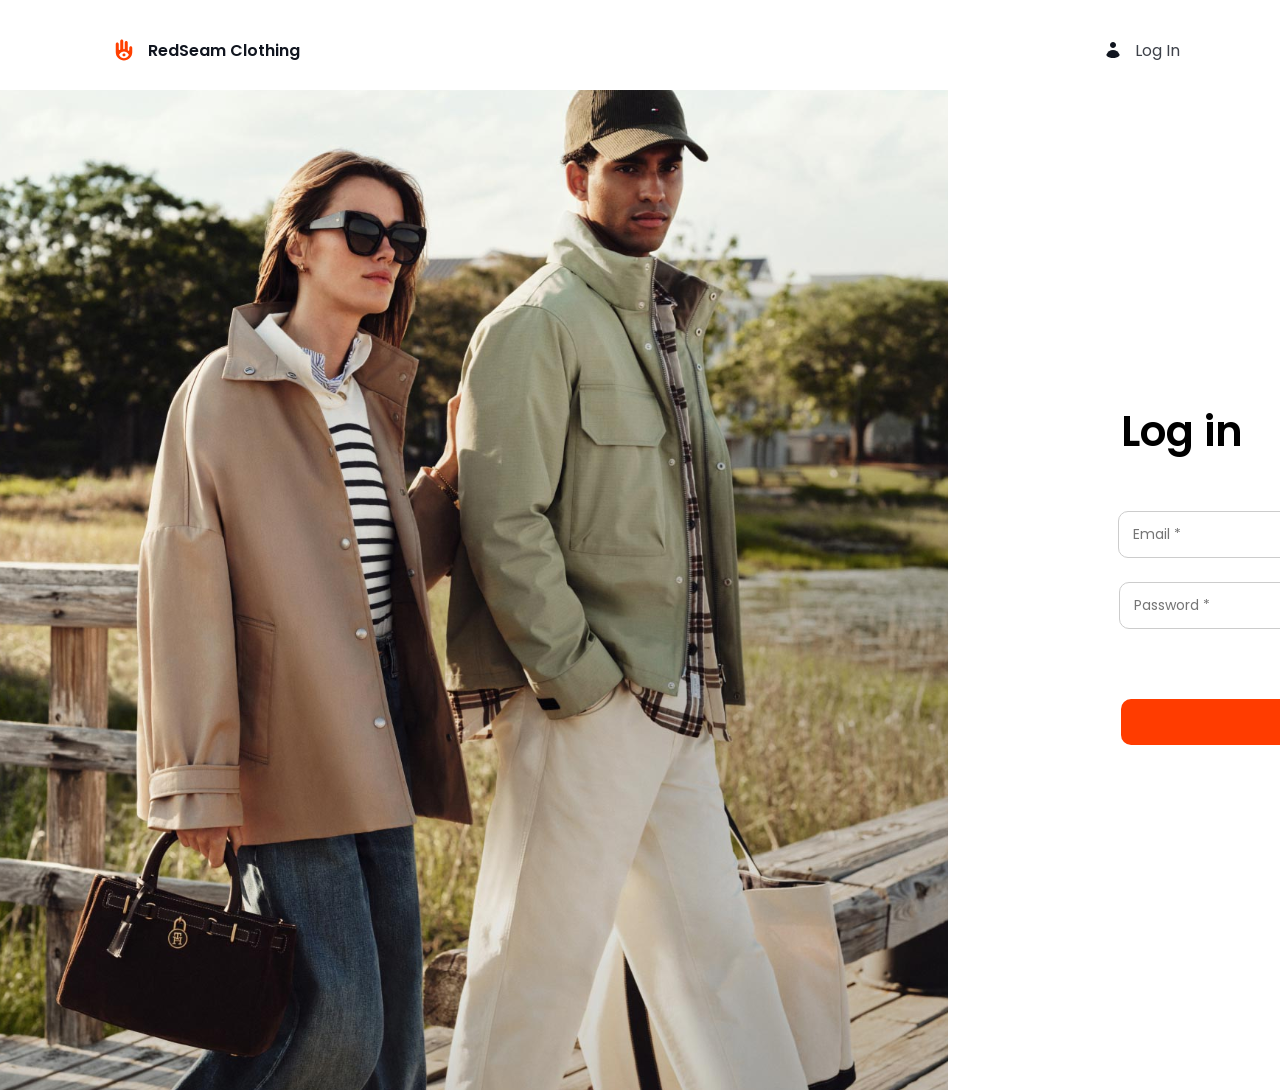
<file: index.html>
<!DOCTYPE html>
<html lang="en">
<head>
    <meta charset="UTF-8">
    <meta name="viewport" content="width=device-width, initial-scale=1.0">
    <title>Bootcamp project</title>
    <link rel="stylesheet" href="style.css">
    <link rel="preconnect" href="https://fonts.googleapis.com">
<link rel="preconnect" href="https://fonts.gstatic.com" crossorigin>
<link href="https://fonts.googleapis.com/css2?family=Poppins:ital,wght@0,100;0,200;0,300;0,400;0,500;0,600;0,700;0,800;0,900;1,100;1,200;1,300;1,400;1,500;1,600;1,700;1,800;1,900&display=swap" rel="stylesheet">
</head>
<body>
    <nav>
             <div id="logo">
        <img id="mainLogo" src="assets/Vector.svg" alt="Brand Logo">
        <span id="brand-name">RedSeam Clothing</span>
            </div>    
            <div id="logIn">
        <img id="mainLogo" src="assets/Union.svg" alt="Log In">
        <span>Log In</span>        
            </div>
    </nav>
    <main id="login-page">
        <img id="mainPhoto" src="assets/Rectangle 10.svg" alt="">
        <div id="login-container">
            <h2 id="login-title">Log in</h2>
            <form id="login-form" novalidate>
<div class="input-group">
  <input type="email"
    id="login-email"
    name="email"
    placeholder="Email *"
    required
    aria-describedby="email-error">
</div>
<p id="email-error" class="error" hidden>
  Please enter a valid email address.
</p>
    <div class="input-group2">
      <input type="password"
       id="password" 
        name="password"
         placeholder="Password *"
          required
           aria-describedby="pw-error">
      <img id="togglePassword1" src="assets/eye.png" alt="">
      </div>
    <p id="pw-error" class="error" hidden>
    Incorrect password. Please try again.
  </p>
    <button type="submit" id="btn-login">Log in</button>
            <p id="register-text">
      Not a member? <a href="registration.html" id="register-link">Register</a>
    </p>
  </form>
</div>
        </div>
    </main>
   





    <script src="app.js"></script>
    <script type="module" src="js/api.js"></script>
<script type="module" src="js/login.js"></script>
</body>

</html>
</file>
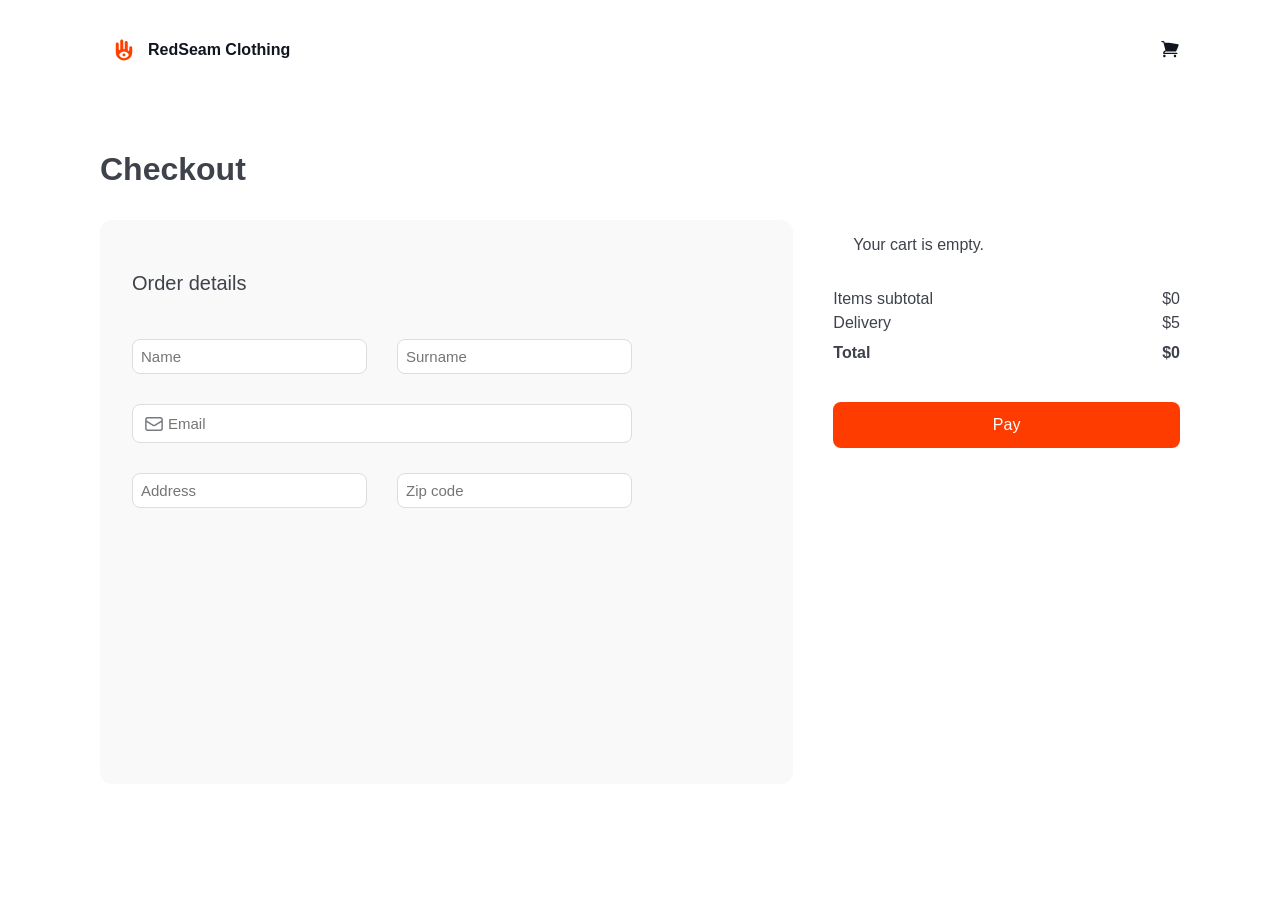
<file: checkout.html>
<!DOCTYPE html>
<html lang="en">
<head>
  <meta charset="UTF-8">
  <meta name="viewport" content="width=device-width, initial-scale=1.0">
  <title>Checkout</title>
  <link rel="stylesheet" href="style.css">
</head>
<body>

<nav>
  <div id="logo">
    <img id="mainLogo" src="assets/Vector.svg" alt="Brand Logo">
    <span id="brand-name">RedSeam Clothing</span>
  </div>
  <div id="nav-right">
    <button class="icon-btn">
      <img src="assets/shopping-cart.svg" alt="Cart">
    </button>
  </div>
</nav>

  
  <main class="checkout-page">
    <h1 id="checkout-title">Checkout</h1>

    <div class="checkout-grid">
      
      <section class="checkout-form">
        <div class="checkout-mini">
        <h3>Order details</h3>
     <form id="checkout-form">
  <input type="text" placeholder="Name" required>
  <input type="text" placeholder="Surname" required>

  <div class="input-with-icon wide">
  <img src="assets/mail.png" alt="Mail Icon" class="input-icon">
  <input 
    type="email" 
    id="checkout-email" 
    placeholder="Email" 
    required>
</div>

  <input type="text" placeholder="Address" required>
  <input type="text" placeholder="Zip code" required>
</form>
<p id="checkout-error" class="error" hidden>
  Please fill all the fields.
</p>
</div>
      </section>

     
       
      <aside class="checkout-summary">
        <div class="summary-items" id="summary-items">
          
        </div>
     <div class="summary-totals">
  <div class="row"><span>Items subtotal</span><span id="sum-subtotal">$0</span></div>
  <div class="row"><span>Delivery</span><span id="sum-delivery">$5</span></div>
  <div class="row total"><strong>Total</strong><strong id="sum-total">$0</strong></div>
</div>
        <button id="btn-pay">Pay</button>
      </aside>
    </div>
  </main>

  <script src="app.js"></script>
  <script type="module" src="js/api.js"></script>
  <script type="module" src="js/cart.js"></script>
  <script type="module" src="js/checkout.js"></script>
</body>
</html>
</file>
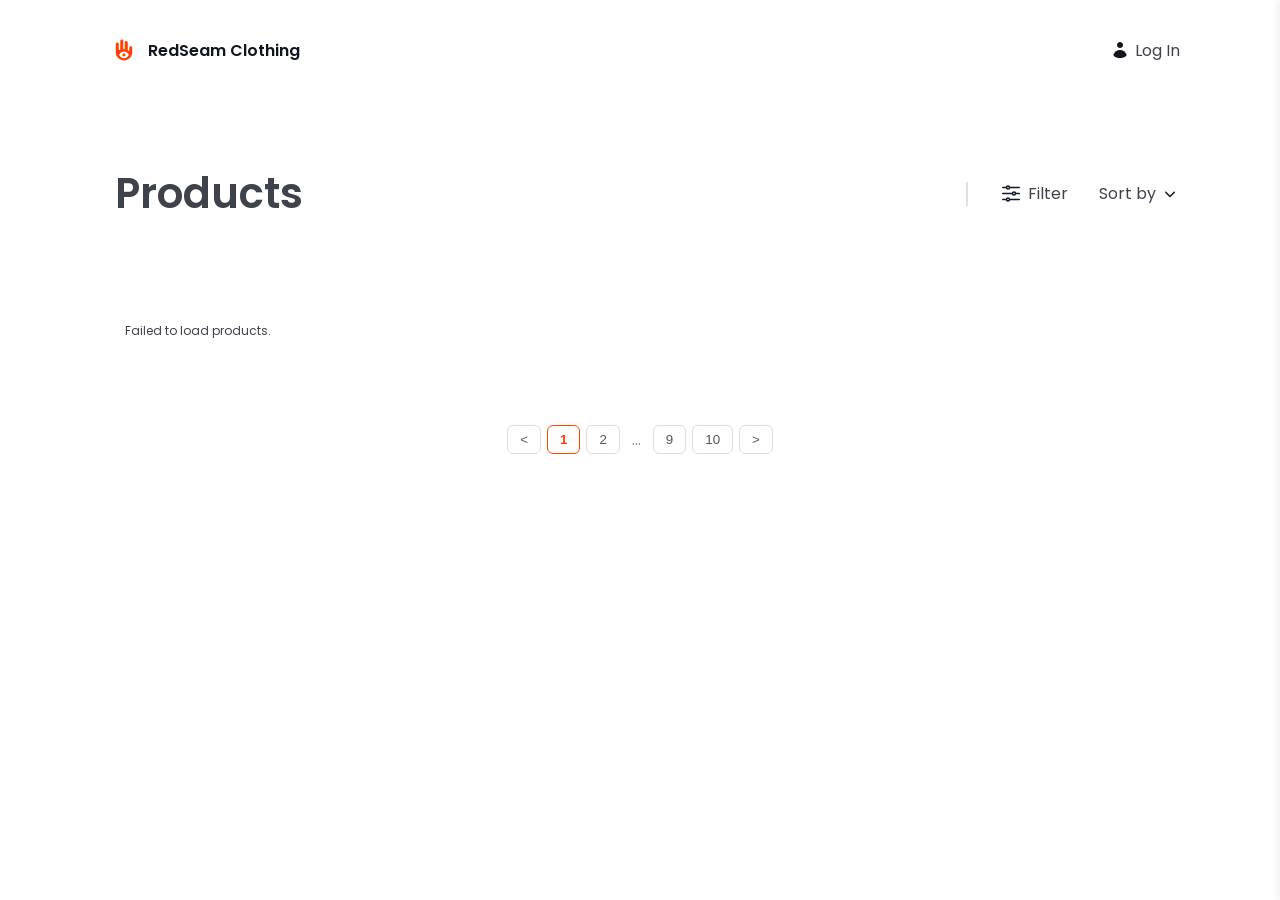
<file: main.html>
<!DOCTYPE html>
<html lang="en">
<head>
    <meta charset="UTF-8">
    <meta name="viewport" content="width=device-width, initial-scale=1.0">
    <title>Bootcamp project</title>
    <link rel="stylesheet" href="style.css">
    <link rel="preconnect" href="https://fonts.googleapis.com">
<link rel="preconnect" href="https://fonts.gstatic.com" crossorigin>
<link href="https://fonts.googleapis.com/css2?family=Poppins:ital,wght@0,100;0,200;0,300;0,400;0,500;0,600;0,700;0,800;0,900;1,100;1,200;1,300;1,400;1,500;1,600;1,700;1,800;1,900&display=swap" rel="stylesheet">
</head>
<body>
    <nav class="main">
            <div id="logo">
        <img id="mainLogo" src="assets/Vector.svg" alt="Brand Logo">
        <span id="brand-name">RedSeam Clothing</span>
            </div>  
              <div id="nav-right">
  
  <div id="nav-login" style="display:none; cursor:pointer; align-items:center; gap:8px;">
    <img src="assets/Union.svg" alt="Log In">
    <span>Log In</span>
  </div>

  
<div id="nav-cart" style="display:none; align-items:center; gap:20px;">
  <button class="icon-btn" aria-label="Open cart">
    <img src="assets/shopping-cart.svg" alt="Cart">
  </button>
</div>

    </nav>
   <nav id="nav-secondary">
  <h2 id="products-title">Products</h2>

  <div id="products-controls">
    <span id="results-info"></span>
     <div id="divider"></div>

    <button id="btn-filter">
      <img src="assets/adjustments-horizontal.svg" alt="">
      Filter
    </button>
      
   

<div id="filter-panel" hidden>
  <h4>Select price</h4>

  <div class="filter-inputs">
    <input type="number" id="price-from" placeholder="From *">
    <input type="number" id="price-to" placeholder="To *">
  </div>

  <button id="apply-filter">Apply</button>
</div>

    <div id="sort">
  <span id="sort-label">Sort by</span>
  <img src="assets/chevron-down.svg" alt="">
  <div id="sort-panel" hidden>
    <h4>Sort by</h4>
    <button class="sort-option" data-sort="created_at" data-order="desc">New products first</button>
    <button class="sort-option" data-sort="price" data-order="asc">Price, low to high</button>
    <button class="sort-option" data-sort="price" data-order="desc">Price, high to low</button>
  </div>
</div>
    </div>
  </div>
</nav>
<div class="full-containers">
  
</div>
<footer id="footer">
  <div id="pagination">
    <button class="page-btn prev">&lt;</button>
    <button class="page-btn active">1</button>
    <button class="page-btn">2</button>
    <span class="dots">...</span>
    <button class="page-btn">9</button>
    <button class="page-btn">10</button>
    <button class="page-btn next">&gt;</button>
  </div>
</footer>
    
<div class="rs-backdrop" id="rs-backdrop"></div>

<aside class="rs-cart" id="rs-cart">
  <div class="rs-cart__header">
    <h3>Shopping cart (<span id="rs-cart-count">0</span>)</h3>
    <button id="rs-cart-close" aria-label="Close cart">&times;</button>
  </div>

  <div id="rs-cart-items"></div>

  <div class="rs-cart__footer" id="rs-cart-footer">
    <div class="rs-row"><span>Items subtotal</span><span id="rs-subtotal">$0</span></div>
    <div class="rs-row"><span>Delivery</span><span id="rs-delivery">$5</span></div>
    <div class="rs-row rs-total"><strong>Total</strong><strong id="rs-total">$5</strong></div>
    <button id="rs-checkout">Go to checkout</button>
  </div>
</aside>
<script src="app.js"></script>
<script type="module" src="js/api.js"></script>
<script type="module" src="js/products.js"></script>
<script type="module" src="js/cart.js"></script>
</body>

</html>
</file>
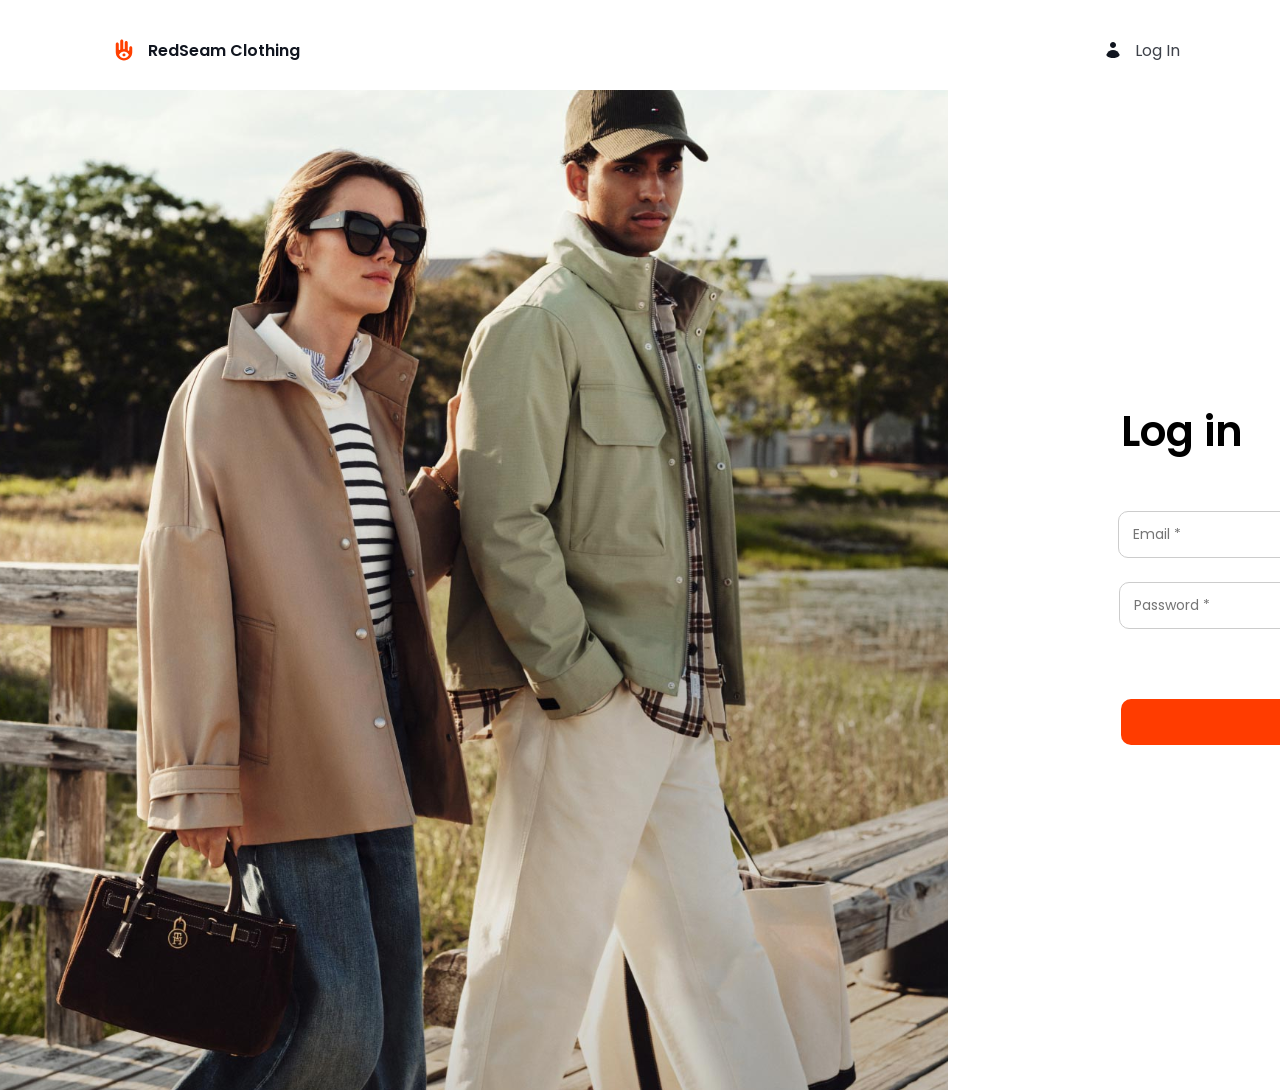
<file: product.html>
<!DOCTYPE html>
<html lang="en">
<head>
    <meta charset="UTF-8">
    <meta name="viewport" content="width=device-width, initial-scale=1.0">
    <title>Bootcamp project</title>
    <link rel="stylesheet" href="style.css">
    <link rel="preconnect" href="https://fonts.googleapis.com">
<link rel="preconnect" href="https://fonts.gstatic.com" crossorigin>
<link href="https://fonts.googleapis.com/css2?family=Poppins:ital,wght@0,100;0,200;0,300;0,400;0,500;0,600;0,700;0,800;0,900;1,100;1,200;1,300;1,400;1,500;1,600;1,700;1,800;1,900&display=swap" rel="stylesheet">
</head>
<body class="product-page-body">
    <nav>
            <div id="logo">
        <img id="mainLogo" src="assets/Vector.svg" alt="Brand Logo">
        <span id="brand-name">RedSeam Clothing</span>
            </div>  
              <div id="nav-right">
  <button class="icon-btn">
    <img src="assets/shopping-cart.svg" alt="Cart">
  </button>
</div>
</nav>

<main class="product-page">
    <p class="listing">Listing / Product</p>
  <div class="gallery">
    <div class="thumbnails">
      <img src="" alt="">
      <img src="" alt="">
      <img src="" alt="">
      <img src="" alt="">
      <img src="" alt="">
    </div>
    <div class="main-image">
      <img src="" alt="">
    </div>
  </div>

  <div class="product-info">
    <h1></h1>
    <p class="price"></p>

<div class="color-picker">
  <span id="color-label">Color:</span>
  <div id="color-options"></div>
</div>

  <div class="size-picker">
  <span id="size-label">Size:</span>
  <div id="size-options"></div>
</div>

   <div class="quantity">
  <span>Quantity:</span>
  <select id="qty-select">
    <option>1</option>
    <option>2</option>
    <option>3</option>
  </select>
</div>

    <button class="add-to-cart">
  <img src="assets/shopping-cart.svg" alt="Cart Icon">
  Add to cart
</button>
<div class="details-row">
  <div class="details-left">
    <h3>Details</h3>
    <p><strong>Brand:</strong> <span id="brand-text"></span></p>
    <p id="product-description"></p> 
  </div>
  <div class="details-logo">
    <img src="" alt="Brand Logo" id="brand-logo">
  </div>
</div>
  </div>
</main>

<div class="rs-backdrop" id="rs-backdrop"></div>

<aside class="rs-cart" id="rs-cart">
  <div class="rs-cart__header">
    <h3>Shopping cart (<span id="rs-cart-count">0</span>)</h3>
    <button id="rs-cart-close" aria-label="Close cart">&times;</button>
  </div>

  <div class="rs-cart_ _items" id="rs-cart-items">
    
  </div>

<div class="rs-cart__footer" id="rs-cart-footer">
  <div class="rs-row"><span>Items subtotal</span><span id="rs-subtotal">$0</span></div>
  <div class="rs-row"><span>Delivery</span><span id="rs-delivery">$5</span></div>
  <div class="rs-row rs-total"><strong>Total</strong><strong id="rs-total">$5</strong></div>
  <button id="rs-checkout">Go to checkout</button>
</div>
</aside>
<script type="module" src="js/api.js"></script>
<script type="module" src="js/product.js"></script>
<script type="module" src="js/cart.js"></script>
</body>

</html>
</file>
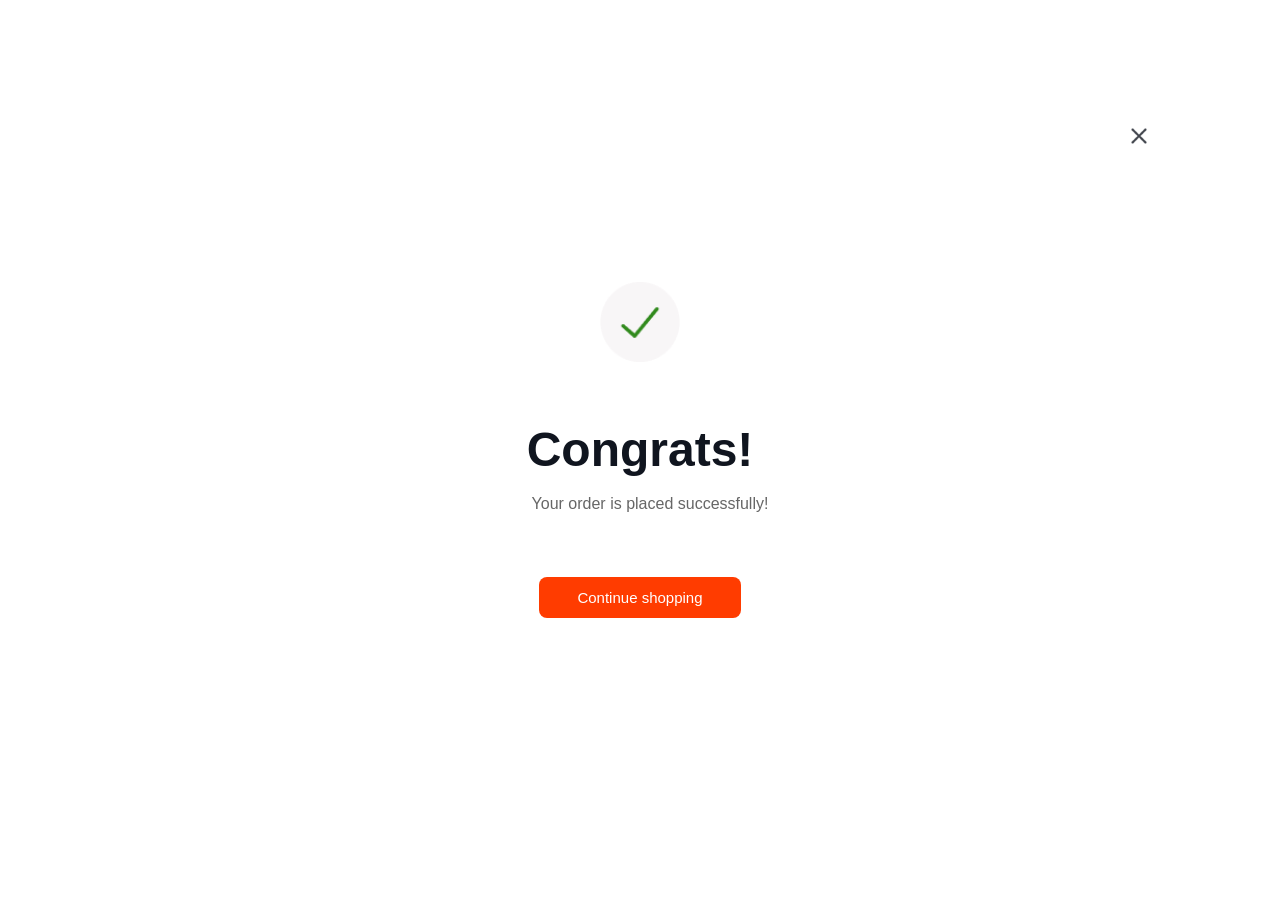
<file: success.html>
<!DOCTYPE html>
<html lang="en">
<head>
  <meta charset="UTF-8">
  <meta name="viewport" content="width=device-width, initial-scale=1.0">
  <title>Order Success</title>
  <link rel="stylesheet" href="style.css">
</head>
<body class="success-page">
  <button class="success-close" onclick="window.location.href='main.html'">
    <img src="assets/delete.png" alt="Close">
  </button>

  <div class="success-container">
    <img src="assets/bigyesicon.png" alt="Success" class="success-icon">

    <h1>Congrats!</h1>
    <p>Your order is placed successfully!</p>

    <button class="success-btn" onclick="window.location.href='main.html'">
      Continue shopping
    </button>
  </div>

</body>
</html>
</file>
<file: style.css>
/* logIn page */
/* navbar */
body {
  max-width: 1920px;
  margin: 0 auto;
  color: #3E424A;
  font-family: 'Poppins', sans-serif;
  
}
nav {
    display: flex;

    justify-content: space-between;
    align-items: center;
    margin-top: 10px;
    height: 80px;
    padding: 0 100px;
}
#logo,
#logIn {
  cursor: pointer;
}
#logo {
    display: flex;
    align-items: center;
}
#logIn {
    display: flex;
    align-items: center;

}
#mainLogo {
    padding: 15px;
}
#login-page {
display: flex;
align-items: center;
}
#login-container {
  margin-left: 173px;
}
#mainPhoto {
  height: 100%;
  
}

#login-title {
  font-family: 'Poppins', sans-serif;
  font-size: 42px;
  font-weight: 600;
  margin-bottom: 48px;
  color: #000;
}

#login-form {
  display: flex;
  flex-direction: column;
  align-items: center;
  gap: 24px;
  
  width: 100%;
}

.input-group {
  position: relative;
  width: 504px;
  left: -18px;
}
.input-group2 {
  position: relative;
  width: 504px;
  left: -17px;
}

#login-form input {
  width: 100%;
  padding: 12px 14px;
  border: 1px solid #ccc;
  border-radius: 10px;
  font-size: 14px;
  font-family: 'Poppins', sans-serif;
  
}
.error {
  color: #d04444; 
  font-size: 13px;
  margin-top: 6px;
}
[hidden] { display: none !important; }

#togglePassword1 {
  position: absolute;
  right: 10px;
  top: 50%;
  transform: translateY(-50%);
  cursor: pointer;
  font-size: 16px;
  color: #888;
  margin: 0;
  z-index: 2;
  pointer-events: auto;
  
}

#btn-login {
  margin-top: 46px;
  padding: 14px;
  border: none;
  border-radius: 10px;
  background-color: #FF3C00; 
  color: white;
  font-size: 16px;
  font-weight: 500;
  cursor: pointer;
  width: 534px;
}

#btn-login:hover {
  background-color: #e23600;
}

#register-text {
  font-size: 14px;
  font-family: 'Poppins', sans-serif;
  color: #333;
  margin-top: 10px;
  text-align: center;
}

#register-link {
  color: #FF3C00;
  font-weight: 500;
  text-decoration: none;
}

#register-link:hover {
  text-decoration: underline;
}




/* main page */


#brand-name {
  font-family: "Poppins", sans-serif;
  font-weight: 600;
  font-size: 16px;
  color: #10151F; 
}




/* container */
#nav-secondary {
  display: flex;
  justify-content: space-between;
  align-items: center;
  max-width: 1720px;
  height: 63px;
  margin: 72px auto;
}


#products-title {
  font-family: 'Poppins', sans-serif;
  font-size: 42px;
  font-weight: 600;
  color: #3E424A; 
  margin-left: 15px;
}


#products-controls {
  display: flex;
  align-items: center;
  
}

#results-info {
  font-family: 'Poppins', sans-serif;
  font-size: 12px;
  font-weight: 400;
  color: #3E424A;
  margin: 25px;
}


#divider {
    display: inline-block;
  width: 1px;
  height: 24px;
  background-color: #E1DFE1;
  border-left: 1px solid #E1DFE1;
  transform: rotate(0deg); 
}


.product-card:hover {
  transform: scale(1.02); 
}

#btn-filter {
  display: flex;
  align-items: center;
  gap: 5px;
  font-family: 'Poppins', sans-serif;
  font-size: 16px;
  font-weight: 400;
  color: #3E424A;
  background: none;
  border: none;
  cursor: pointer;
  margin: 25px;
}


#sort {
  display: flex;
  align-items: center;
  gap: 4px;
  font-family: 'Poppins', sans-serif;
  font-size: 16px;
  font-weight: 400;
  color: #3E424A;
  cursor: pointer;
}
.full-containers {
    display: flex;
    margin-top: 10px;
    padding: 0 100px;
  flex-wrap: wrap;
  gap: 24px;
}
 .product-card {
  height: 550px;
  width: 400px;  
  display: flex;
  flex-direction: column;
  gap: -10px;
  cursor: pointer;  
  transition: transform 0.2s ease;
  box-shadow: 0 4px 8px rgba(0,0,0,0.1);
 }
.product-card h3, p {
  margin-left: 20px;
}
.product-price {
  top: 10px;       
}
#footer {
  width: 100%;
  padding: 40px 0;
  display: flex;
  justify-content: center;   
  align-items: center;       
}
#pagination {
  display: flex;
  justify-content: center;
  align-items: center;
  gap: 6px;
  margin-top: 20px;
}

.page-btn {
  border: 1px solid #ddd;
  background: #fff;
  color: #555;
  padding: 6px 12px;
  cursor: pointer;
  border-radius: 6px;
  transition: all 0.2s ease;
}

.page-btn:hover {
  background: #f5f5f5;
}

.page-btn.active {
  border-color: #ff4500;   
  color: #ff4500;
  font-weight: 600;
}

.page-btn:disabled {
  opacity: 0.5;
  cursor: not-allowed;
}

.dots {
  padding: 0 6px;
  color: #888;
}
#filter-panel {
  position: absolute;
  top: 220px; 
  right: 200px; 
  background: white;
  padding: 20px;
  border-radius: 8px;
  box-shadow: 0 4px 12px rgba(0,0,0,0.1);
  width: 400px;
  z-index: 10;
  height: 170px;
}


.filter-inputs {
  display: flex;
  gap: 10px;
  margin: 15px 0;
}

.filter-inputs input {
  flex: 1;
  padding: 10px;
  border: 1px solid #ddd;
  border-radius: 6px;
  font-size: 14px;
}

#apply-filter {
  padding: 10px;
  background: #FF3C00;
  color: white;
  border: none;
  border-radius: 6px;
  cursor: pointer;
  font-weight: 500;
  margin-left: 300px;
  width: 100px;
}

#sort {
  position: relative; 
  display: flex;
  align-items: center;
  gap: 4px;
  cursor: pointer;
}
#sort-panel h4{
  margin: 0px;
  margin-left: 10px;
}
#sort-panel {
  position: absolute;
  top: 100%;     
  right: 0;     
  border: 1px solid #E1DFE1;
  background-color: white;
  border-radius: 8px;
  padding: 16px;
  box-shadow: 0px 4px 8px rgba(0,0,0,0.1);
  display: flex;
  flex-direction: column;
  gap: 6px;
  width: 180px;
  z-index: 100;
  margin-top: 10px;
  
  
}

.sort-option {
  background: none;
  border: none;
  font-family: 'Poppins', sans-serif;
  font-size: 14px;
  text-align: left;
  padding: 4px 0;
  cursor: pointer;
  color: #3E424A;
  margin-left: 10px;
}

.sort-option:hover {
  color: #FF3C00;
}

#registration-container {
  width: 554px;
  margin: 0 auto;
  display: flex;
  flex-direction: column;
  gap: 26px;
}

#registration-title {
  font-family: 'Poppins', sans-serif;
  font-size: 42px;
  font-weight: 600;
  color: #10151F;
}

#avatar-row {
  display: flex;
  align-items: center;
  margin-bottom: 10px;
}

#avatar {
  width: 100px;
  height: 100px;
  border-radius: 50%;
  margin-right: 30px;
}

#registration-form {
  display: flex;
  flex-direction: column;
  gap: 16px;
}

#registration-form input {
  width: 100;
  padding: 12px 14px;
  border: 1px solid #ccc;
  border-radius: 8px;
  font-family: 'Poppins', sans-serif;
}
.link-btn {
  background: none;
  border: none;
  font-family: 'Poppins', sans-serif;
  font-size: 14px;
  font-weight: 400;
  color: #3E424A;   
  cursor: pointer;
  padding: 10px;
}

.link-btn:hover {
  text-decoration: underline;
}

#btn-register {
  width: 100%;
  padding: 14px;
  border: none;
  border-radius: 10px;
  background-color: #FF3C00;
  color: white;
  font-size: 16px;
  cursor: pointer;
  margin-top: 15px;
}

#btn-register:hover {
  background-color: #e23600;
}
.upload-wrapper {
  display: flex;
  align-items: center;
  gap: 12px;
}

.upload-btn {
  display: flex;
  align-items: center;
  gap: 8px;
  border: none;
  background: none;
  font-family: inherit;
  font-size: 14px;
  cursor: pointer;
  color: #333;
}

.icon-circle {
  width: 100px;
  height: 100px;
  border-radius: 50%;
  background: #f7f6f7;
  display: flex;
  align-items: center;
  justify-content: center;
  font-size: 18px;
}
.icon-circle img {
  width: 30px;
  height: 30px;
  object-fit: contain;
}
#login-text {
  text-align: center;
  font-size: 14px;
  font-family: 'Poppins', sans-serif;
}

#login-link {
  color: #FF3C00;
  font-weight: 500;
  text-decoration: none;
}

#registration-form {
  position: relative;
  width: 554px;  
  margin: 0 auto; 
}

#password1, #password2 {
  width: 100%;           
  padding-right: 40px;   
  box-sizing: border-box; 
}


#togglePass1, #togglePass2 {
  position: absolute;
  right: 15px;
  width: 20px;
  height: 15px;
  cursor: pointer;
}

.input-wrapper {
  margin-bottom: auto;
}

.input-field {
  position: relative;
}

.input-field input {
  width: 100%;
  padding-right: 40px;
}

.input-field img {
  position: absolute;
  right: 10px;
  top: 50%;
  transform: translateY(-50%);
  width: 20px;
  height: 20px;
  cursor: pointer;
}

.error {
  color: #d04444;
  font-size: 13px;
  margin: 4px 0 0;
}


#nav-right {
  display: flex;
  align-items: center;
  gap: 20px;
}

.icon-btn {
  background: none;
  border: none;
  cursor: pointer;
  padding: 0;
}

.icon-btn img {
  height: 20px;
  width: 20px;
}


#user-menu {
  display: flex;
  align-items: center;
  gap: 8px;
  cursor: pointer;
}

#user-avatar {
  width: 36px;
  height: 36px;
  border-radius: 50%;
  object-fit: cover;
}

#dropdown-icon {
  width: 16px;
  height: 16px;
}


/* product page */
.product-page {
  padding: 40px 80px;
  font-family: 'Poppins', sans-serif;
}


.breadcrumb {
  font-size: 14px;
  color: #666;
  margin-bottom: 20px;
}

.content {
  display: grid;
  grid-template-columns: 1fr 1fr; 
  gap: 40px;
  align-items: start;
}


.gallery {
  display: flex;
  width: 1000px;
}

.thumbnails {
  display: flex;
  flex-direction: column;
  gap: 10px;
}

.thumbnails img {
  width: 100px;
  height: 120px;
  object-fit: cover;
  border-radius: 6px;
  cursor: pointer;
  border: 1px solid #eee;
}

.thumbnails img:hover {
  border: 1px solid #ff4500; 
}

.main-image img {
  width: 700px;
  max-height: 660px;
  border-radius: 10px;
  object-fit: contain;
  border: 1px solid #eee;
}


.product-page {
  display: grid;
  grid-template-columns: 1fr 1fr; 
  gap: 40px;
  padding: 40px 80px;
  font-family: 'Poppins', sans-serif;
  align-items: start;
}

.listing {
  grid-column: 1 / -1; 
  font-size: 14px;
  color: #666;
  margin-bottom: 20px;
}

/*  gallery  */
.gallery {
  display: flex;
  gap: 20px;
}


.product-card img {
  width: 100%;
  height: 400px;
  object-fit: contain;
  border-radius: 8px;
  
}
.product-name {
  text-transform: capitalize;
  
}

/*  product info  */
.product-info {
  display: flex;
  flex-direction: column;
  gap: 24px;
}

.product-info h1 {
  font-size: 32px;
  font-weight: 600;
  margin: 0;
}

.product-info .price {
  font-size: 20px;
  font-weight: 500;
  color: #222;
}

/* color */
.color-picker {
  display: flex;
  flex-direction: column;
  gap: 8px;
}

.color-circle {
  width: 28px;
  height: 28px;
  border-radius: 50%;
  border: 2px solid #ddd;
  cursor: pointer;
  background: #f2f2f2;
}
.color-picker .label {
  font-size: 14px;
  font-weight: 500;
}
.color-options {
  display: flex;
  gap: 12px;
}
.color-circle {
  width: 28px;
  height: 28px;
  border-radius: 50%;
  border: 2px solid #ddd;
  cursor: pointer;
  background: #f2f2f2;
}

.color-circle:hover,
.color-circle.active {
  border-color: #ff4500;
}

/* size  */
.size-picker {
  display: flex;
  flex-direction: column;
  gap: 8px;
}
.size-picker .label {
  font-size: 14px;
  font-weight: 500;
}

.size-options {
  display: flex;
  gap: 12px;
}

.size-btn {
   padding: 8px 14px;
  border: 1px solid #ccc;
  border-radius: 6px;
  background: #fff;
  cursor: pointer;
  font-size: 14px;
}

.size-btn:hover,
.size-btn.active {
  border-color: #ff4500;
}

/* quantity */
.quantity {
  display: flex;
  align-items: center;
  gap: 10px;
}

.quantity select {
  padding: 6px 10px;
  border-radius: 6px;
  border: 1px solid #ccc;
}

.add-to-cart {
  padding: 16px;
  background: #ff4500;
  color: #fff;
  font-size: 16px;
  font-weight: 500;
  border: none;
  border-radius: 8px;
  cursor: pointer;
  display: flex;
  justify-content: center;
  align-items: center;
  gap: 10px;
  transition: background 0.3s ease;
}

.add-to-cart:hover {
  background: #e63e00;
}

/*  details Section  */
.details-row {
  display: flex;
  justify-content: space-between;
  align-items: flex-start;
  border-top: 1px solid #eee;
  padding-top: 20px;
  gap: 20px;
}
.details-left {
  flex: 1;
}
.details-left h3 {
  font-size: 18px;
  margin-bottom: 8px;
}
.details {
  border-top: 1px solid #eee;
  padding-top: 20px;
  flex: 1;
}
.details-left p {
  font-size: 14px;
  color: #444;
  line-height: 1.6;
}

.details-logo img {
  max-width: 120px;
  height: auto;
}

.details h3 {
  font-size: 18px;
  margin-bottom: 8px;
}
.details-logo img {
  max-width: 120px;
  height: auto;
}

.details p {
  font-size: 14px;
  color: #444;
  line-height: 1.6;
}


.add-to-cart img {
  width: 18px;  
  height: 18px;
  filter: brightness(0) invert(1); 
}


.full-containers .product-card h3 {
  text-transform: capitalize;
}
.product-info h1 {
  text-transform: capitalize;
}

.icon-btn img { width: 20px; height: 20px; }


.rs-backdrop {
  position: fixed;
  inset: 0;
  background: rgba(0,0,0,0.25);
  opacity: 0;
  pointer-events: none;
  transition: opacity .25s ease;
  z-index: 1999;
}
.rs-backdrop.open { opacity: 1; pointer-events: auto; }

.rs-cart {
  position: fixed;
  top: 0; right: 0;
  height: 100vh;
  width: 100%;
  max-width: 540px;
  background: #fff;
  border-left: 1px solid #E1DFE1;
  box-shadow: -2px 0 8px rgba(0,0,0,.08);
  display: flex;
  flex-direction: column;
  transform: translateX(100%);
  transition: transform .3s ease;
  z-index: 2000;
}
.rs-cart.open { transform: translateX(0); }

.rs-cart__header {
  display: flex;
  justify-content: space-between;
  align-items: center;
  padding: 20px;
}
#rs-cart-close {
  background: none;
  border: 0;
  font-size: 24px;
  line-height: 1;
  cursor: pointer;
}

#rs-cart-items {
  flex: 1;
  overflow-y: auto;
  padding: 0 40px;
  display: flex;
  flex-direction: column;
  gap: 16px;
}
.rs-item__qty {
  display: flex;
  align-items: center;  
  gap: 8px;
  margin-top: 8px;
}
.rs-qty {
  width: 28px;
  height: 28px;
  border: 1px solid #ddd;
  border-radius: 4px;
  background: #fff;
  cursor: pointer;
  font-size: 16px;
  font-weight: 500;
  line-height: 1;
  text-align: center;
}

.rs-item {
  display: grid;
  grid-template-columns: 70px 1fr auto;
  gap: 12px;
  
  border-bottom: 1px solid #eee;
  padding: 10px 0;
}
.rs-item img {
  width: 80px;
  height: 100px;
  object-fit: contain;
  border-radius: 6px;
  border: 1px solid #eee;
}
.rs-item__info {
  display: flex;
  flex-direction: column;
  gap: 10px;
}
.rs-item__title {
  font-size: 14px;
  font-weight: 600;
  color: #333;
  text-transform: capitalize;
}
.rs-item__meta {
  font-size: 13px;
  color: #666;
}
.rs-item__price {
  font-size: 14px;
  font-weight: 500;
  color: #222;
  margin-bottom: 20px;
}
.rs-remove {
  display: flex;          
  align-items: center;    
  margin-left: 12px;      
  height: 28px;           
  background: none;
  border: none;
  color: #666;
  font-size: 13px;
  cursor: pointer;
}
.rs-remove:hover { color: #333; }

.rs-cart__footer {
  border-top: 1px solid #eee;
  padding: 16px 20px 20px;
}
.rs-item__qty-row {
  display: flex;
  align-items: center;
  
  width: 100%;
  margin-top: 8px;
}

.rs-item__qty {
  display: flex;
  align-items: center;
  gap: 8px;
}

.rs-remove {
  background: none;
  border: none;
  color: #666;
  font-size: 13px;
  cursor: pointer;
  display: flex;
  align-items: center; 
  margin-left: 20px;

}

.rs-remove:hover {
  color: #333;
}
.rs-row { display: flex; justify-content: space-between; margin: 6px 0; }
.rs-total { margin-top: 6px; font-weight: 600; }
#rs-checkout {
  margin-top: 14px;
  width: 100%;
  padding: 14px;
  background: #FF3C00;
  border: none;
  border-radius: 8px;
  color: #fff;
  cursor: pointer;
}
#rs-checkout:hover { background: #e23600; }

/* empty cart */
.rs-cart-empty {
  display: flex;
  flex-direction: column;
  align-items: center;
  text-align: center;
  gap: 12px;
  padding: 60px 20px;
  color: #666;
}
#start-shopping {
  margin-top: 10px;
  padding: 10px 20px;
  border: none;
  background: #FF3C00;
  color: white;
  border-radius: 6px;
  cursor: pointer;
  transition: background 0.3s ease;
  width: 200px;
}
#start-shopping:hover { background: #e23600; }


.rs-cart-empty .cart-icon {
  position: relative;
  width: 120px;
  height: 98px;
}
.rs-cart-empty .cart-icon img {
  position: absolute;
  top: 0;
  left: 0;
}
.rs-cart-empty .cart-fill {
  width: 92px;
  height: 29px;
  top: 31px;
  left: 14px;
}
.cart-iicon {
  position: relative;
  width: 120px; 
  height: 98px;   
}

.cart-iicon img {
  position: absolute;
  top: 0;
  left: 0;
}

.cart-outline {
  width: 100%;
  height: auto;
}

.cart-fill {
  width: 92px !important;
  height: 29px !important;
  top: 32px !important;
  left: 12px !important;
}

.product-page-body {
 /* overflow-x: hidden; 
  overflow-y: hidden; */  
}
/* checkout-page */
.checkout-page {
  padding: 40px 100px;
}

#checkout-title {
  font-size: 32px;
  font-weight: 600;
  margin-bottom: 32px;
}

.checkout-grid {
  display: grid;
  grid-template-columns: 2fr 1fr;
  gap: 40px;
}

.checkout-form {
  background: #faf9f9;
  padding: 32px;
  border-radius: 12px;
  height: 500px;
}
.checkout-mini {
  
  width: 500px;
  height: 290px;
  display: flex;
  flex-direction: column;
  justify-content: flex-start;
}
.checkout-form h3 {
  margin-bottom: 44px;
  font-size: 20px;
  font-weight: 500;
}

#checkout-form {
  display: grid;
  grid-template-columns: 1fr 1fr; 
  gap: 30px;
}
#checkout-form .wide {
  grid-column: span 2;
}
.form-row {
  display: flex;
  gap: 16px;
}

#checkout-form input {
  width: 100%;
  padding: 8px 8px;     
  font-size: 15px;
  border: 1px solid #ddd;
  border-radius: 8px;
  font-family: 'Poppins', sans-serif;
  box-sizing: border-box;
}

.checkout-summary {
  display: flex;
  flex-direction: column;
  gap: 20px;
}

.summary-items {
  display: flex;
  flex-direction: column;
  gap: 16px;
}

.summary-item {
  display: flex;
  align-items: center;
  gap: 12px;
}

.summary-item img {
  width: 70px;
  height: 90px;
  object-fit: contain;
  border: 1px solid #eee;
  border-radius: 6px;
}

.summary-item .info {
  flex: 1;
}

.summary-item h4 {
  font-size: 14px;
  margin: 0;
}

.summary-item p {
  font-size: 13px;
  color: #666;
  margin: 4px 0;
}

.summary-item .price {
  font-size: 14px;
  font-weight: 500;
}

.summary-totals {
  display: flex;
  flex-direction: column;
  gap: 6px;
}

.summary-totals .row {
  display: flex;
  justify-content: space-between;
}

.summary-totals .total {
  margin-top: 6px;
  font-weight: 600;
}

#btn-pay {
  margin-top: 20px;
  padding: 14px;
  background: #FF3C00;
  border: none;
  border-radius: 8px;
  color: white;
  font-size: 16px;
  font-weight: 500;
  cursor: pointer;
  width: 100%;
}

#btn-pay:hover {
  background: #e23600;
}
/* checkout */
.checkout-item {
  display: grid;
  grid-template-columns: 80px 1fr auto; 
  gap: 16px;
  align-items: center;
  padding: 12px 0;
  margin-bottom: 5 0px;
}

.checkout-item img {
  width: 80px;
  height: 120px;
  object-fit: contain;
  border-radius: 6px;
  border: 1px solid #eee;

}

.checkout-info {
  display: flex;
  flex-direction: column;
  gap: 10px;
}

.checkout-title {
  font-size: 14px;
  font-weight: 600;
  color: #333;
}

.checkout-meta {
  font-size: 13px;
  color: #666;
}

.checkout-side {
  display: flex;
  flex-direction: column;
  align-items: flex-end;
  justify-content: space-between;
  height: 100%;
}

.checkout-price {
  font-size: 14px;
  font-weight: 500;
  color: #222;
  margin-bottom: 8px;
}

.checkout-remove {
  background: none;
  border: 0;
  color: #666;
  font-size: 13px;
  cursor: pointer;
  
}

.checkout-remove:hover {
  color: #333;
  
}
.input-with-icon {
  position: relative;
  display: flex;
  align-items: center;
}

.input-with-icon .input-icon {
  position: absolute;
  left: 12px;              
  width: 20px;             
  height: 20px;
  pointer-events: none;    
  opacity: 0.7;            
}

.input-with-icon input {
  width: 100%;
  padding: 10px 12px 10px 35px !important;
  font-size: 14px;
}
/* success */
.success-page {
  display: flex;
  justify-content: center;
  align-items: center;
  height: 100vh;
  background: #fff;
  font-family: 'Poppins', sans-serif;
  position: relative;
}

.success-container {
  text-align: center;
}

.success-icon {
  width: 80px;
  height: 80px;
  margin-bottom: 24px;
}

.success-container h1 {
  font-size: 48px;
  font-weight: 600;
  color: #10151F;
  margin-bottom: 18px;
}

.success-container p {
  font-size: 16px;
  color: #666;
  margin-bottom: 64px;
}

.success-btn {
  background: #FF3C00;
  color: #fff;
  border: none;
  border-radius: 8px;
  padding: 12px 38px;
  font-size: 15px;
  cursor: pointer;
  transition: background 0.3s ease;
}

.success-btn:hover {
  background: #e23600;
}

.success-close {
  position: absolute;
  top: 120px;
  right: 120px;
  background: none;
  border: none;
  cursor: pointer;
}

.success-close img {
  width: 30px;
  height: 30px;
}
#checkout-error {
  
  color: #d04444; 
  font-size: 15px;
  margin-top: 90px;
  margin-left: 170px;

}
 

input[type=number]::-webkit-inner-spin-button,
input[type=number]::-webkit-outer-spin-button {
  -webkit-appearance: none;
  margin: 0;
}
</file>
